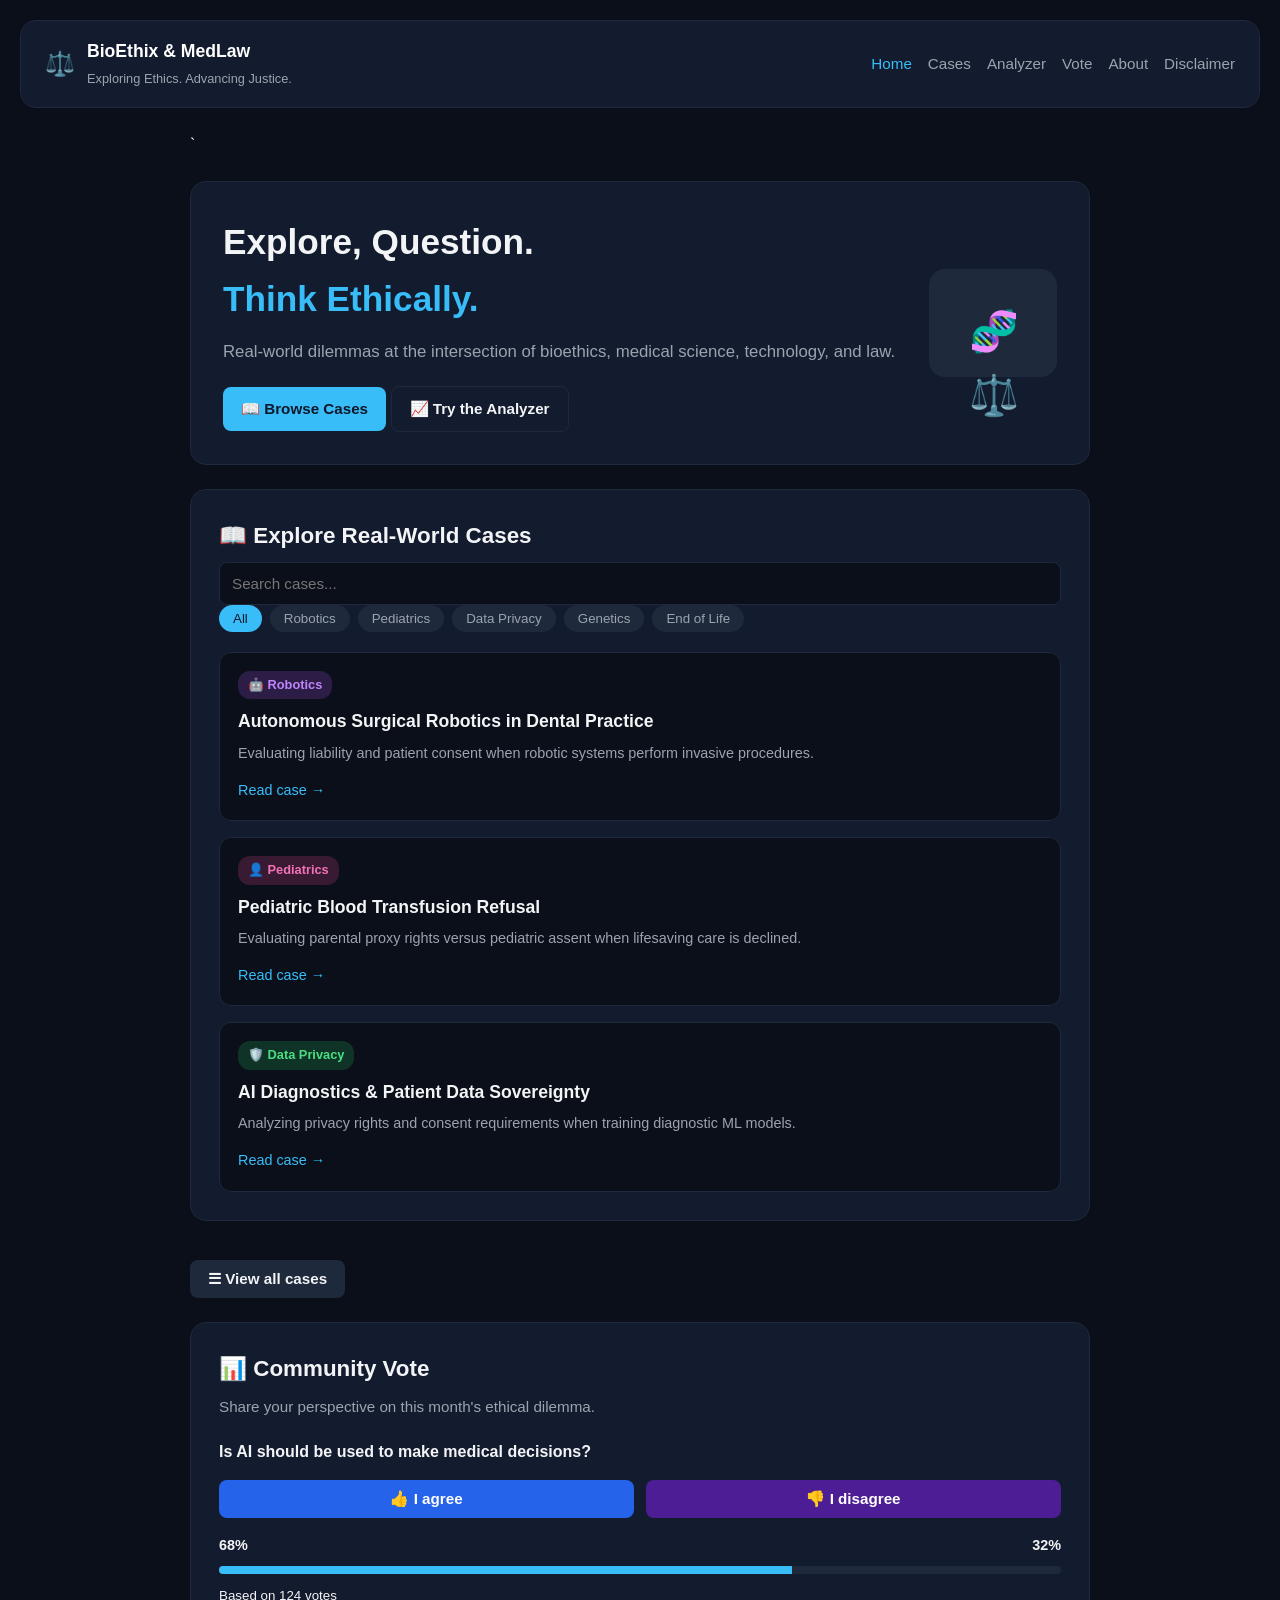
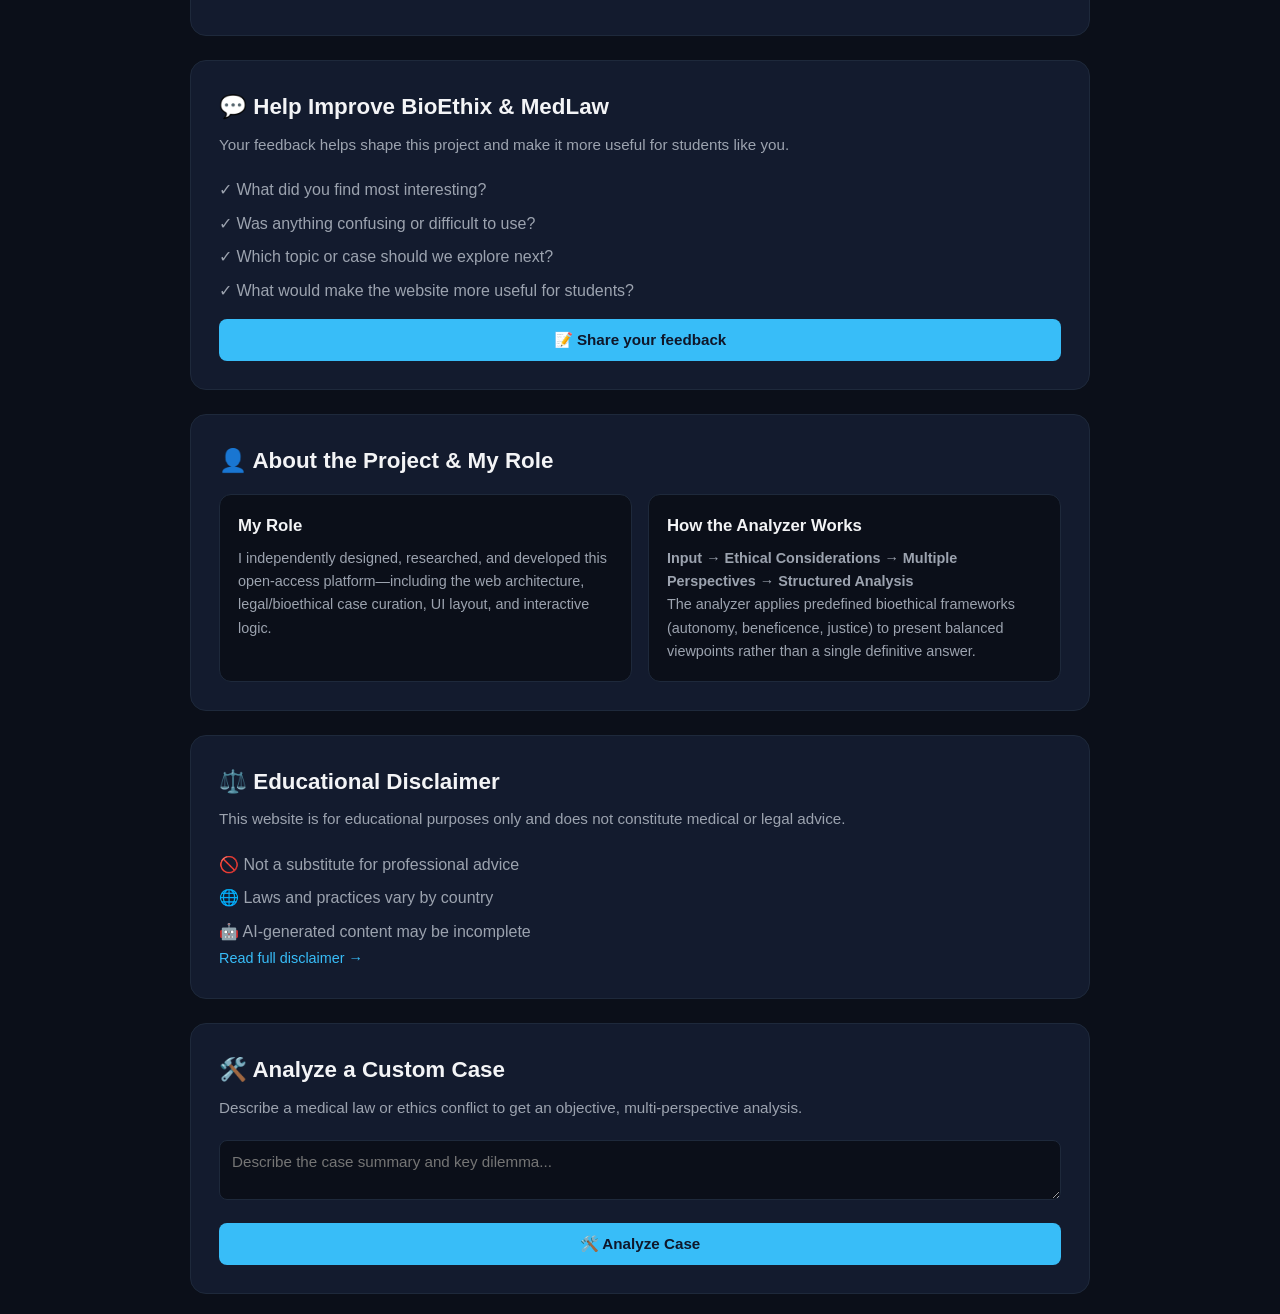
<file: index.html>
<!DOCTYPE html>
<html lang="en">
<head>
  <meta charset="UTF-8">
  <meta name="viewport" content="width=device-width, initial-scale=1.0">
  <title>BioEthix & MedLaw</title>
  <link rel="stylesheet" href="style.css">
</head>
<body>

  <!-- Navigation Bar -->
  <header class="navbar">
    <div class="logo">
      <span class="logo-icon">⚖️</span>
      <div class="logo-text">
        <strong>BioEthix & MedLaw</strong>
        <small>Exploring Ethics. Advancing Justice.</small>
      </div>
    </div>
    <nav class="nav-links">
      <a href="#home" class="active">Home</a>
      <a href="#cases">Cases</a>
      <a href="#analyzer">Analyzer</a>
      <a href="#vote">Vote</a>
      <a href="#about">About</a>
      <a href="#disclaimer">Disclaimer</a>
    </nav>
  </header>

  <main class="main-content">
    
  `    <!-- Hero Section -->
    <section id="home" class="hero-section">
      <div class="hero-text">
        <h1>Explore, Question.<br><span class="highlight-cyan">Think Ethically.</span></h1>
        <p class="subtitle">Real-world dilemmas at the intersection of bioethics, medical science, technology, and law.</p>
        <div class="hero-buttons">
          <a href="#cases" class="btn btn-primary-cyan">📖 Browse Cases</a>
          <a href="#analyzer" class="btn btn-outline">📈 Try the Analyzer</a>
        </div>
      </div>
      <div class="hero-card-graphic">
        <span class="graphic-icon">🧬 ⚖️</span>
      </div>
    </section>

    <!-- Cases Section -->
    <section id="cases" class="card-section">
      <div class="section-header">
        <h2>📖 Explore Real-World Cases</h2>
        <div class="search-box">
          <input type="text" placeholder="Search cases...">
        </div>
      </div>

      <div class="filter-pills">
        <button class="pill active">All</button>
        <button class="pill">Robotics</button>
        <button class="pill">Pediatrics</button>
        <button class="pill">Data Privacy</button>
        <button class="pill">Genetics</button>
        <button class="pill">End of Life</button>
      </div>

      <div class="cases-list">
        <div class="case-card">
          <span class="badge badge-purple">🤖 Robotics</span>
          <h3>Autonomous Surgical Robotics in Dental Practice</h3>
          <p>Evaluating liability and patient consent when robotic systems perform invasive procedures.</p>
          <a href="#" class="link-blue">Read case →</a>
        </div>

        <div class="case-card">
          <span class="badge badge-magenta">👤 Pediatrics</span>
          <h3>Pediatric Blood Transfusion Refusal</h3>
          <p>Evaluating parental proxy rights versus pediatric assent when lifesaving care is declined.</p>
          <a href="#" class="link-blue">Read case →</a>
        </div>

        <div class="case-card">
          <span class="badge badge-green">🛡️ Data Privacy</span>
          <h3>AI Diagnostics & Patient Data Sovereignty</h3>
          <p>Analyzing privacy rights and consent requirements when training diagnostic ML models.</p>
          <a href="#" class="link-blue">Read case →</a>
        </div>
      </div>
    </section>

      <div class="center-btn-wrapper">
        <button class="btn btn-secondary-dark">☰ View all cases</button>
      </div>
    </section>

    <!-- Community Vote -->
    <section id="vote" class="card-section">
      <h2>📊 Community Vote</h2>
      <p class="section-desc">Share your perspective on this month's ethical dilemma.</p>
      
      <p class="vote-question"><strong>Is AI should be used to make medical decisions?</strong></p>

      <div class="vote-options">
        <button class="btn btn-vote-blue">👍 I agree</button>
        <button class="btn btn-vote-purple">👎 I disagree</button>
      </div>

      <div class="vote-results">
        <div class="percent-labels">
          <span>68%</span>
          <span>32%</span>
        </div>
        <div class="progress-bar">
          <div class="progress-fill" style="width: 68%;"></div>
        </div>
        <small class="subtext">Based on 124 votes</small>
      </div>
    </section>

    <!-- Feedback Section -->
    <section class="card-section">
      <h2>💬 Help Improve BioEthix & MedLaw</h2>
      <p class="section-desc">Your feedback helps shape this project and make it more useful for students like you.</p>
      
      <ul class="check-list">
        <li>✓ What did you find most interesting?</li>
        <li>✓ Was anything confusing or difficult to use?</li>
        <li>✓ Which topic or case should we explore next?</li>
        <li>✓ What would make the website more useful for students?</li>
      </ul>

      <button class="btn btn-full-cyan">📝 Share your feedback</button>
    </section>

    <!-- Project Overview & My Role Section -->
    <section id="about" class="card-section">
      <h2>👤 About the Project & My Role</h2>
      <div class="role-grid">
        <div class="inner-card">
          <h3>My Role</h3>
          <p>I independently designed, researched, and developed this open-access platform—including the web architecture, legal/bioethical case curation, UI layout, and interactive logic.</p>
        </div>
        <div class="inner-card">
          <h3>How the Analyzer Works</h3>
          <p><strong>Input → Ethical Considerations → Multiple Perspectives → Structured Analysis</strong></p>
          <p>The analyzer applies predefined bioethical frameworks (autonomy, beneficence, justice) to present balanced viewpoints rather than a single definitive answer.</p>
        </div>
      </div>
    </section>

    <!-- Educational Disclaimer Section -->
    <section id="disclaimer" class="card-section">
      <h2>⚖️ Educational Disclaimer</h2>
      <p class="section-desc">This website is for educational purposes only and does not constitute medical or legal advice.</p>
      
      <ul class="disclaimer-list">
        <li>🚫 Not a substitute for professional advice</li>
        <li>🌐 Laws and practices vary by country</li>
        <li>🤖 AI-generated content may be incomplete</li>
      </ul>

      <a href="#" class="link-blue">Read full disclaimer →</a>
    </section>

    <!-- Case Analyzer Section -->
    <section id="analyzer" class="card-section">
      <h2>🛠️ Analyze a Custom Case</h2>
      <p class="section-desc">Describe a medical law or ethics conflict to get an objective, multi-perspective analysis.</p>

      <div class="analyzer-input-group">
        <textarea placeholder="Describe the case summary and key dilemma..."></textarea>
        <button class="btn btn-full-cyan">🛠️ Analyze Case</button>
      </div>
    </section>
  </main>
  <script src="app.js"></script>
</body>
</html>
</file>
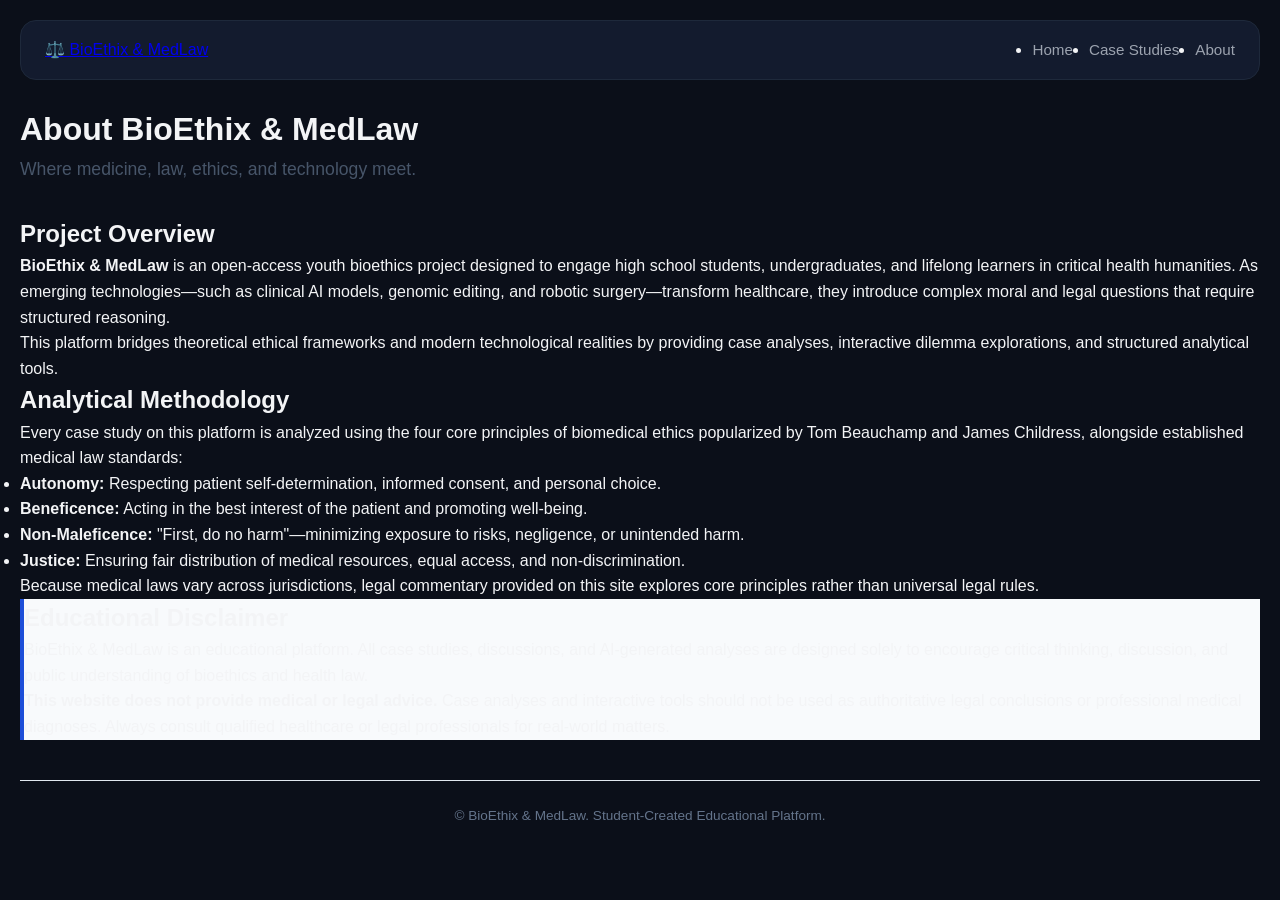
<file: about.html>
<!DOCTYPE html>
<html lang="en">
<head>
  <meta charset="UTF-8">
  <meta name="viewport" content="width=device-width, initial-scale=1.0">
  <title>About | BioEthix & MedLaw</title>
  <link rel="stylesheet" href="style.css">
</head>
<body>

  <nav class="navbar">
    <a href="index.html" class="nav-brand">⚖️ BioEthix & MedLaw</a>
    <ul class="nav-links">
      <li><a href="index.html">Home</a></li>
      <li><a href="index.html#cases">Case Studies</a></li>
      <li><a href="about.html">About</a></li>
    </ul>
  </nav>

  <main class="main-container">
    
    <!-- Hero / Mission Header -->
    <header style="margin-bottom: 32px;">
      <h1>About BioEthix & MedLaw</h1>
      <p style="font-size: 1.1rem; color: #475569;">
        Where medicine, law, ethics, and technology meet.
      </p>
    </header>

    <!-- Mission & Overview -->
    <section class="card-panel">
      <h2>Project Overview</h2>
      <p>
        <strong>BioEthix & MedLaw</strong> is an open-access youth bioethics project designed to engage high school students, undergraduates, and lifelong learners in critical health humanities. As emerging technologies—such as clinical AI models, genomic editing, and robotic surgery—transform healthcare, they introduce complex moral and legal questions that require structured reasoning.
      </p>
      <p>
        This platform bridges theoretical ethical frameworks and modern technological realities by providing case analyses, interactive dilemma explorations, and structured analytical tools.
      </p>
    </section>

    <!-- Analytical Methodology -->
    <section class="card-panel">
      <h2>Analytical Methodology</h2>
      <p>
        Every case study on this platform is analyzed using the four core principles of biomedical ethics popularized by Tom Beauchamp and James Childress, alongside established medical law standards:
      </p>
      <ul>
       <li><strong>Autonomy:</strong> Respecting patient self-determination, informed consent, and personal choice.</li>
        <li><strong>Beneficence:</strong> Acting in the best interest of the patient and promoting well-being.</li>
        <li><strong>Non-Maleficence:</strong> "First, do no harm"—minimizing exposure to risks, negligence, or unintended harm.</li>
        <li><strong>Justice:</strong> Ensuring fair distribution of medical resources, equal access, and non-discrimination.</li>
      </ul>
      <p>
        Because medical laws vary across jurisdictions, legal commentary provided on this site explores core principles rather than universal legal rules.
      </p>
    </section>

    <!-- Educational Disclaimer -->
    <section class="card-panel" style="background-color: #f8fafc; border-left: 4px solid #1d4ed8;">
      <h2>Educational Disclaimer</h2>
      <p>
        BioEthix & MedLaw is an educational platform. All case studies, discussions, and AI-generated analyses are designed solely to encourage critical thinking, discussion, and public understanding of bioethics and health law.
      </p>
      <p>
        <strong>This website does not provide medical or legal advice.</strong> Case analyses and interactive tools should not be used as authoritative legal conclusions or professional medical diagnoses. Always consult qualified healthcare or legal professionals for real-world matters.
      </p>
    </section>

  </main>

  <footer style="text-align: center; padding: 24px; font-size: 0.85rem; color: #64748b; border-top: 1px solid #e2e8f0; margin-top: 40px;">
    &copy; BioEthix & MedLaw. Student-Created Educational Platform.
  </footer>

</body>
</html>
</file>
<file: style.css>
:root {
  --bg-dark: #0b0f19;
  --card-bg: #131b2e;
  --accent-blue: #38bdf8;
  --text-main: #f3f4f6;
  --text-muted: #9ca3af;
  --border-color: #1e293b;
}

* {
  box-sizing: border-box;
  margin: 0;
  padding: 0;
  font-family: -apple-system, BlinkMacSystemFont, "Segoe UI", Roboto, Helvetica, Arial, sans-serif;
}

body {
  background-color: var(--bg-dark);
  color: var(--text-main);
  line-height: 1.6;
  padding: 20px;
}

.main-content {
  max-width: 900px;
  margin: 0 auto;
  display: flex;
  flex-direction: column;
  gap: 24px;
}

/* Header & Navbar */
.navbar {
  display: flex;
  justify-content: space-between;
  align-items: center;
  padding: 16px 24px;
  background-color: var(--card-bg);
  border-radius: 16px;
  border: 1px solid var(--border-color);
  margin-bottom: 24px;
}

.logo {
  display: flex;
  align-items: center;
  gap: 12px;
}

.logo-icon { font-size: 1.5rem; }
.logo-text strong { display: block; color: #fff; font-size: 1.1rem; }
.logo-text small { color: var(--text-muted); font-size: 0.8rem; }

.nav-links {
  display: flex;
  gap: 16px;
}

.nav-links a {
  color: var(--text-muted);
  text-decoration: none;
  font-size: 0.95rem;
  transition: color 0.2s;
}

.nav-links a:hover, .nav-links a.active {
  color: var(--accent-blue);
}

/* Sections & Cards */
.hero-section {
  display: flex;
  justify-content: space-between;
  align-items: center;
  background-color: var(--card-bg);
  padding: 32px;
  border-radius: 16px;
  border: 1px solid var(--border-color);
}

.hero-text h1 {
  font-size: 2.2rem;
  margin-bottom: 12px;
}

.highlight-cyan { color: var(--accent-blue); }
.subtitle { color: var(--text-muted); font-size: 1.05rem; margin-bottom: 20px; }

.hero-card-graphic {
  background: #1e293b;
  padding: 30px 40px;
  border-radius: 16px;
  display: flex !important;
  flex-direction: row !important; /* Forces side-by-side layout */
  align-items: center !important;
  justify-content: center !important;
  gap: 16px !important;
}

.hero-card-graphic span, 
.hero-card-graphic svg, 
.hero-card-graphic img {
  display: inline-block !important;
  font-size: 2.5rem;
  width: 48px;
  height: 48px;
}
.card-section {
  background-color: var(--card-bg);
  padding: 28px;
  border-radius: 16px;
  border: 1px solid var(--border-color);
}

.card-section h2 {
  font-size: 1.4rem;
  margin-bottom: 8px;
}

.section-desc {
  color: var(--text-muted);
  font-size: 0.95rem;
  margin-bottom: 20px;
}

/* Buttons & Inputs (Fixes White Backgrounds) */
.btn {
  border: none;
  border-radius: 8px;
  padding: 10px 18px;
  font-weight: 600;
  cursor: pointer;
  text-decoration: none;
  display: inline-block;
  font-size: 0.95rem;
  text-align: center;
}

.btn-primary-cyan, .btn-full-cyan {
  background-color: #38bdf8;
  color: #0f172a;
}

.btn-full-cyan {
  width: 100%;
  margin-top: 15px;
  padding: 12px;
}

.btn-outline {
  border: 1px solid var(--border-color);
  background: transparent;
  color: var(--text-main);
}

.btn-secondary-dark {
  background-color: #1e293b;
  color: var(--text-main);
  margin-top: 15px;
}

/* Forms & Textarea Styling */
textarea, input[type="text"] {
  width: 100%;
  background-color: #0b0f19;
  border: 1px solid var(--border-color);
  color: var(--text-main);
  padding: 12px;
  border-radius: 8px;
  font-size: 0.95rem;
  outline: none;
}

textarea:focus, input[type="text"]:focus {
  border-color: var(--accent-blue);
}

/* Badges & Pills */
.filter-pills {
  display: flex;
  gap: 8px;
  margin-bottom: 20px;
}

.pill {
  background: #1e293b;
  color: var(--text-muted);
  border: none;
  padding: 6px 14px;
  border-radius: 20px;
  cursor: pointer;
}

.pill.active {
  background: var(--accent-blue);
  color: #0f172a;
}

.badge {
  padding: 4px 10px;
  border-radius: 12px;
  font-size: 0.8rem;
  font-weight: 600;
  display: inline-block;
  margin-bottom: 8px;
}

.badge-purple { background: rgba(168, 85, 247, 0.2); color: #c084fc; }
.badge-magenta { background: rgba(236, 72, 153, 0.2); color: #f472b6; }
.badge-green { background: rgba(34, 197, 94, 0.2); color: #4ade80; }

/* Cases List & Links */
.cases-list {
  display: flex;
  flex-direction: column;
  gap: 16px;
}

.case-card {
  background: #0b0f19;
  padding: 18px;
  border-radius: 12px;
  border: 1px solid var(--border-color);
}

.case-card h3 { font-size: 1.1rem; margin-bottom: 6px; }
.case-card p { color: var(--text-muted); font-size: 0.9rem; margin-bottom: 12px; }

.link-blue {
  color: var(--accent-blue);
  text-decoration: none;
  font-size: 0.9rem;
  font-weight: 500;
}

/* Community Vote */
.vote-options {
  display: flex;
  gap: 12px;
  margin: 16px 0;
}

.btn-vote-blue { background: #2563eb; color: white; flex: 1; }
.btn-vote-purple { background: #4c1d95; color: white; flex: 1; }

.progress-bar {
  background: #1e293b;
  height: 8px;
  border-radius: 4px;
  overflow: hidden;
  margin: 8px 0;
}

.progress-fill {
  background: var(--accent-blue);
  height: 100%;
}

.percent-labels {
  display: flex;
  justify-content: space-between;
  font-weight: bold;
  font-size: 0.9rem;
}

/* Grid for Role Section */
.role-grid {
  display: grid;
  grid-template-columns: repeat(auto-fit, minmax(280px, 1fr));
  gap: 16px;
  margin-top: 15px;
}

.inner-card {
  background: #0b0f19;
  padding: 18px;
  border-radius: 12px;
  border: 1px solid var(--border-color);
}

.inner-card h3 { margin-bottom: 8px; font-size: 1.05rem; }
.inner-card p { color: var(--text-muted); font-size: 0.9rem; }

/* Lists */
.check-list, .disclaimer-list {
  list-style: none;
  display: flex;
  flex-direction: column;
  gap: 8px;
  color: var(--text-muted);
}
</file>
